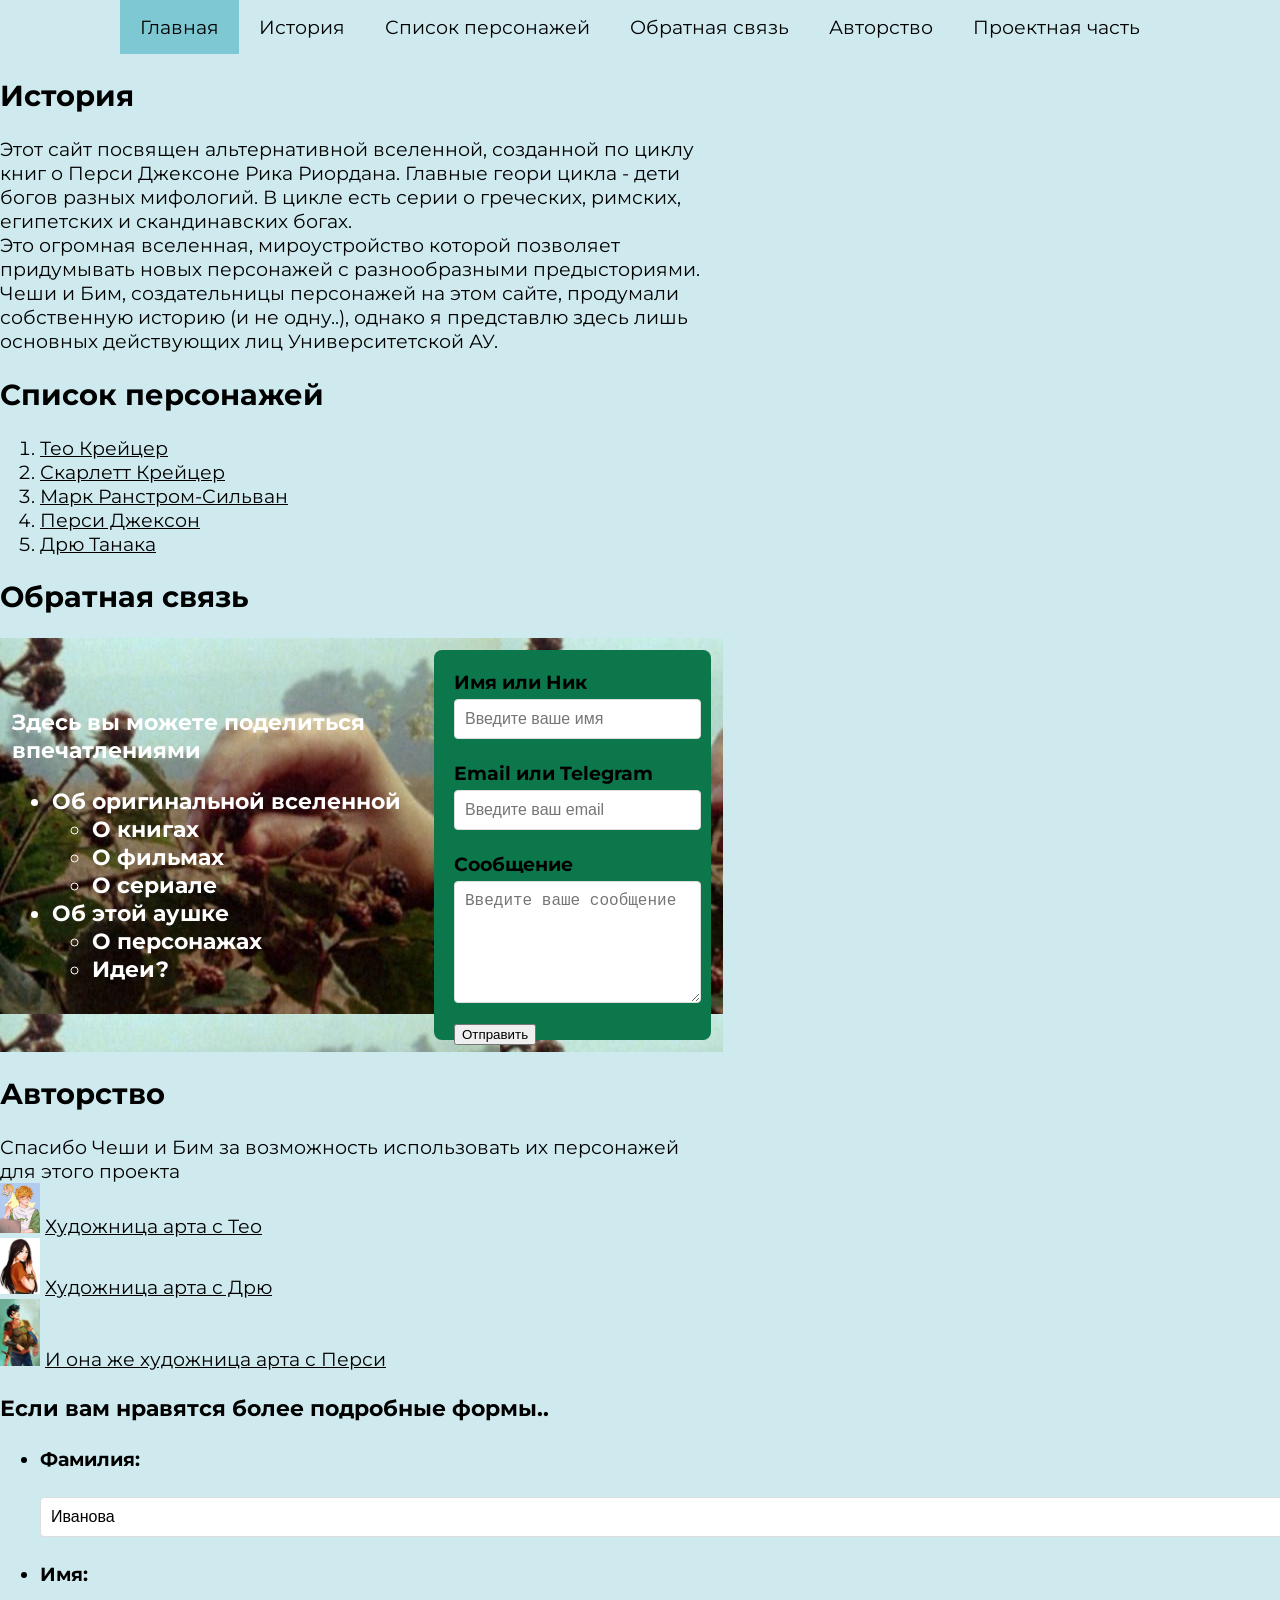
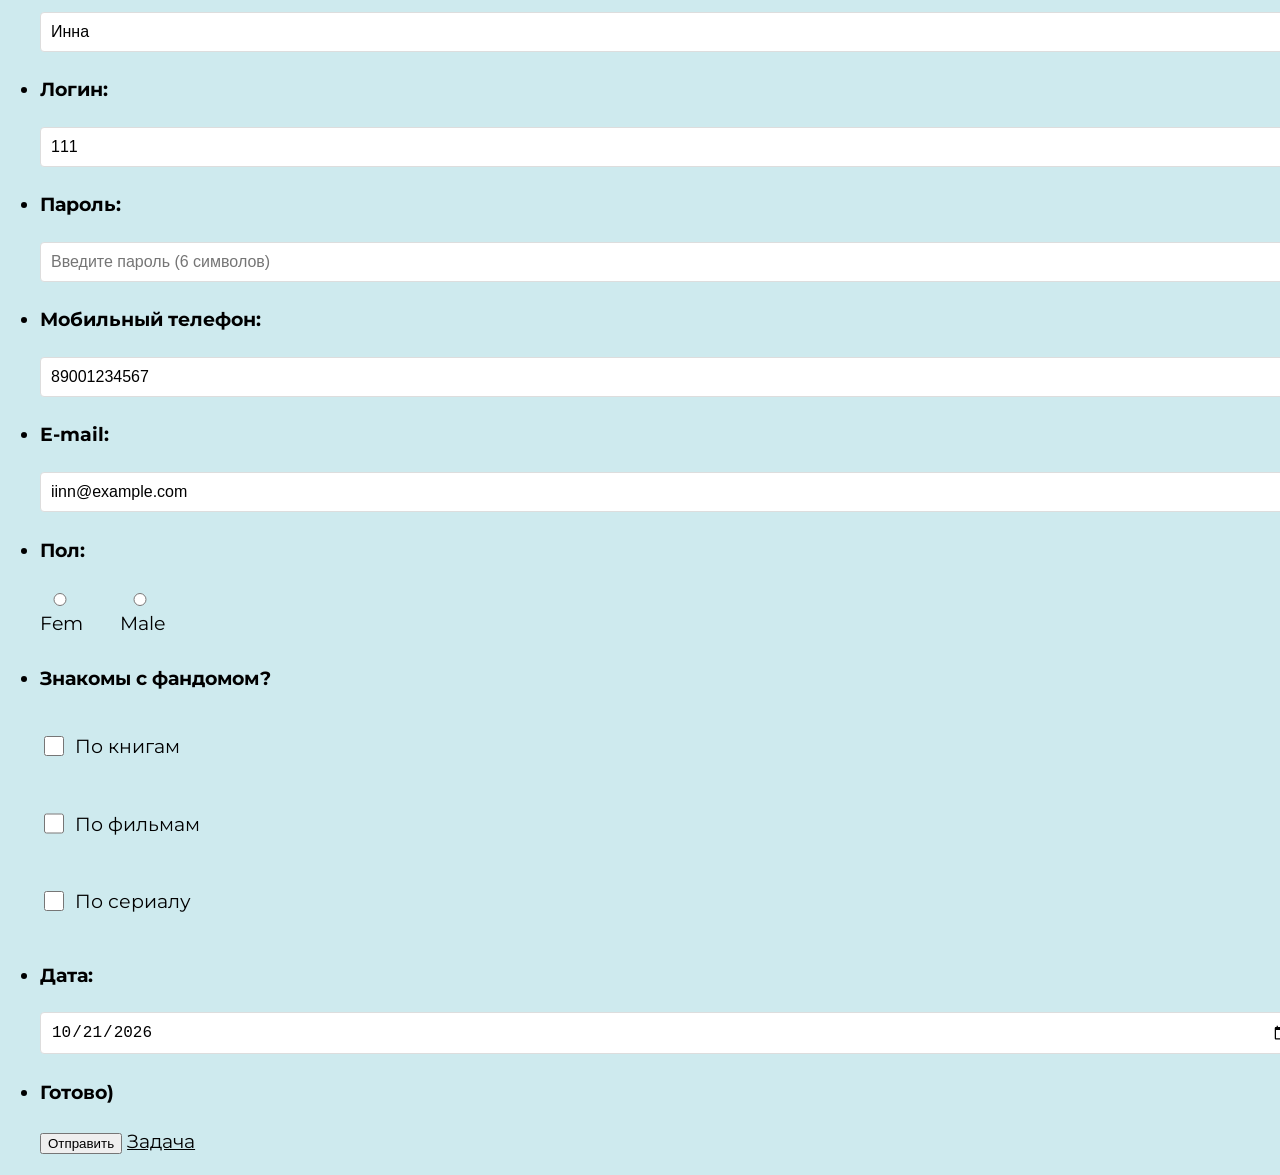
<file: index.html>
<!DOCTYPE html>
<html lang="ru">
<head>
    <meta charset="UTF-8">
    <title>They're studing (but first of all how to live)</title>
    <link rel="preconnect" href="https://fonts.googleapis.com">
    <link rel="preconnect" href="https://fonts.gstatic.com" crossorigin>
    <link href="https://fonts.googleapis.com/css2?family=Montserrat:ital,wght@0,100..900;1,100..900&display=swap" rel="stylesheet">
    <link rel="stylesheet" href="styles.css">
    <style type="text/css">
        .active{
            background-color: #7ec8d3;
        }
        .intro{
            width: 700px;
        }
        td{
            padding: 10px;
        }
        .checkbox-item{
            display: flex;
            gap: 8px;
            cursor: pointer; /*клик по всей строке*/
        }
        .checkbox-list{
            display: flex;
            flex-direction: column;
            gap: 10px;
        }
        .checkbox-item input[type="checkbox"]{
            width: 20px;
        }
        .radio-item{
            width: 30px;
        }
        .radio-list{
            display: flex;
            flex-direction: row;
            gap: 50px;
        }
    </style>
</head>

<body>
<!--menu-->
<nav class="nav">
    <ul>
    <li><a href="index.html" class="active">Главная</a></li>
    <li><a href="index.html#story">История</a></li>
    <li><a href="index.html#list">Список персонажей</a></li>
    <li><a href="index.html#merch">Обратная связь</a></li>
    <li><a href="index.html#contacts">Авторство</a></li>
    <li><a href="index.html#project">Проектная часть</a></li>
    </ul>
</nav>
<!--intro-->
<h2  id="story">История</h2>
<div class="intro">
    <p>
    Этот сайт посвящен альтернативной вселенной, созданной по циклу книг 
    о Перси Джексоне Рика Риордана. Главные геори цикла - дети богов разных мифологий.
    В цикле есть серии о греческих, римских, египетских и скандинавских богах.<br>
    Это огромная вселенная, мироустройство которой позволяет придумывать новых
    персонажей с разнообразными предысториями.<br>
    Чеши и Бим, создательницы персонажей на этом сайте, продумали собственную 
    историю (и не одну..), однако я представлю здесь лишь основных действующих лиц Университетской АУ.
    </p>
</div>
<!--list-->
<h2  id="list">Список персонажей</h2>
<ol>
    <a href="theo/theo.html"><li>Тео Крейцер</li></a>
    <a href="scar/scar.html"><li>Скарлетт Крейцер</li></a>
    <a href="mark/mark.html"><li>Марк Ранстром-Сильван</li></a>
    <a href="percy/percy.html"><li>Перси Джексон</li></a>
    <a href="drew/drew.html"><li>Дрю Танака</li></a>
</ol>

<!--Обратная связь-->
<h2 id="merch">Обратная связь</h2>
<table background="fon.jpg">
    <tr>
        <td width="400">
            <h3 style="color: white">Здесь вы можете поделиться впечатлениями
                <ul>
                    <li>Об оригинальной вселенной</li>
                        <ul>
                            <li>О книгах</li>
                            <li>О фильмах</li>
                            <li>О сериале</li>
                        </ul>
                    <li>Об этой аушке</li>
                    <ul>
                        <li>О персонажах</li>
                        <li>Идеи?</li>
                    </ul>
                </ul>
            </h3>
        </td>
        <td>
            <form action="https://www.bing.com/search?" class="contact-form">
            <div class="checkbox-list">
                <div class="form-group">
                <label for="name">Имя или Ник</label>
                <input type="text" id="name" name="name" placeholder="Введите ваше имя">
            </div>
            <div class="form-group">
                <label for="email">Email или Telegram</label>
                <input type="email" id="email" name="email" placeholder="Введите ваш email">
            </div>
            <div class="form-group">
                <label for="message">Сообщение</label>
                <textarea id="message" name="message" placeholder="Введите ваше сообщение"></textarea>
            </div>
            </div>

            <button type="submit" class="btn primary">Отправить</button>
            </form>
        </td>
    </tr>
</table>
<!--contacts-->
<h2 id="contacts">Авторство</h2>
<div class="intro">
<p>Спасибо Чеши и Бим за возможность использовать их персонажей для этого проекта<br></p>
<p><a href="theo/theo.jpg" target="_blank"><img src="theo/theo.jpg" width="40"></a> <a href="https://t.me/bealibixi">Художница арта с Тео</a></p><br>
<p><a href="drew/drew.jpg" target="_blank"><img src="drew/drew.jpg" width="40"></a> <a href="https://x.com/viria13">Художница арта с Дрю</a></p><br>
<p><a href="percy/percy.jpg" target="_blank"><img src="percy/percy.jpg" width="40"></a> <a href="https://x.com/viria13">И она же художница арта с Перси</a></p>
</div>

<!--Техническая часть-->
<h3 id="project">Если вам нравятся более подробные формы..</h3>
 <form action="https://www.bing.com/search?" id="UserEnter" name="UserEnter" target="_blank" method="post">
        <ul class="form-list">
            <input type="hidden" name="form-id" value="registration-form">
            <li><h4>Фамилия: </h4><input id="lastname" name="lastname" type="text" value="Иванова"></li>
            <li><h4>Имя: </h4><input id="firstname" name="firstname" type="text" value="Инна"></li>
            <li><h4>Логин: </h4><input id="log" name="group" type="text" value="111"></li>
            <li><h4>Пароль: </h4><input id="password" name="password" type="password" placeholder="Введите пароль (6 символов)" minlength="6"></li>
            <li><h4>Мобильный телефон: </h4><input id="phone" name="phone" type="number" value="89001234567"></li>
            <li><h4>E-mail: </h4><input id="email" name="email" type="email" value="iinn@example.com"></li>
            <li><h4>Пол:</h4>
                <div class="radio-list">
                    <label class="radio-item">
                        <input type="radio" name="sex" value="fem">
                        <p><span>Fem</span></p>
                    </label> 
                    <label class="radio-item">
                        <input type="radio" name="sex" value="male">
                        <p><span>Male</span></p>
                    </label> 
                </div>
            </li>
            <li><h4>Знакомы с фандомом?</h4>
            <div class="checkbox-list">
                <label class="checkbox-item">
                    <input type="checkbox" name="book"> 
                    <p><span>По книгам</span></p>
                </label>
                <label class="checkbox-item">
                    <input type="checkbox" name="film"> 
                    <p><span>По фильмам</span></p>
                </label>
                <label class="checkbox-item">
                    <input type="checkbox" name="show"> 
                    <p><span>По сериалу</span></p>
                </label>
            </div>
            </li>
            <li><h4>Дата: </h4><input id="date" name="date" type="date" value="2026-10-21"></li>
            <li><h4>Готово)</h4></li>
            <button type="submit" class="btn primary">Отправить</button>
            <a href="abc/abc.html">Задача</a>
        </ul>
    </form>
    
</body>
</file>
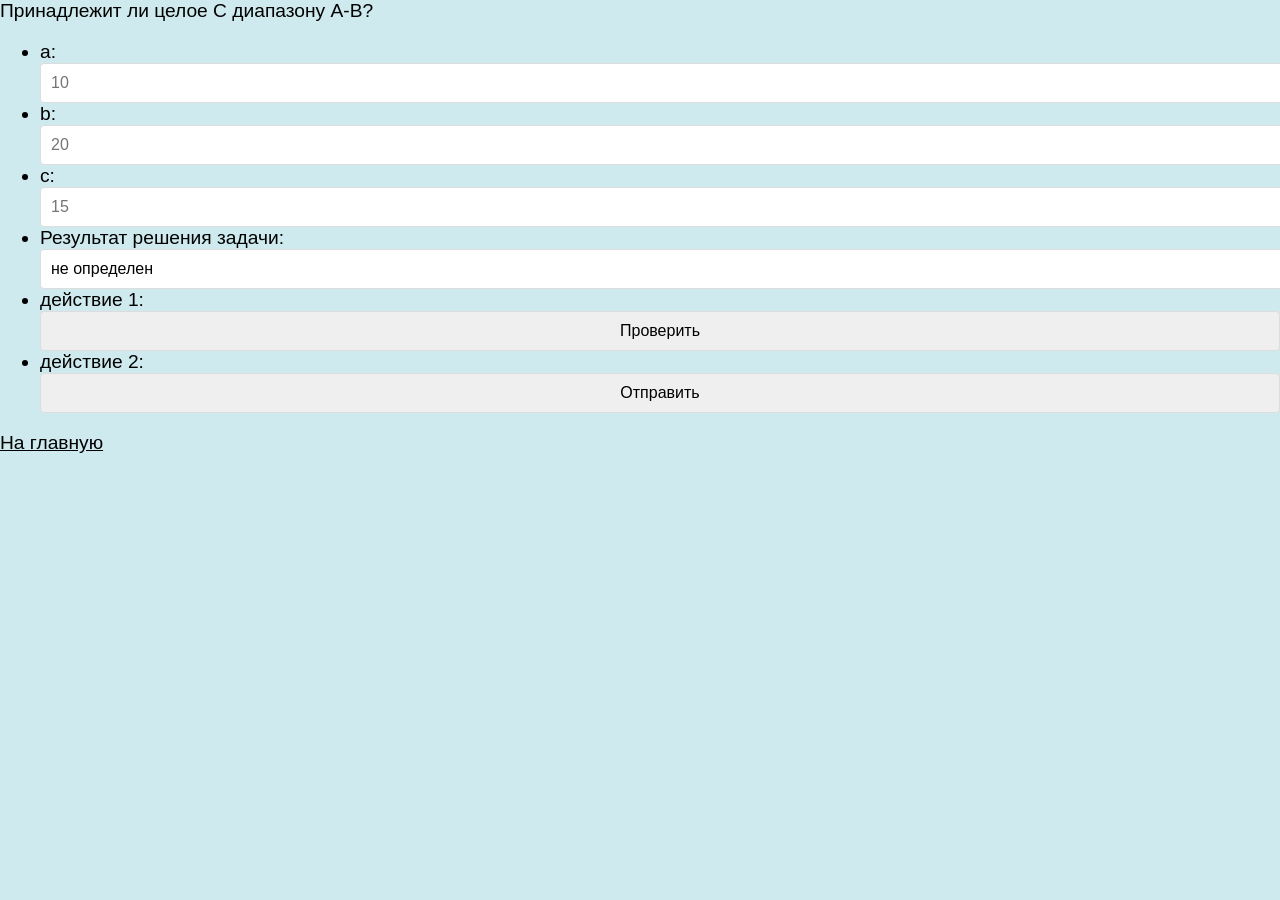
<file: abc/abc.html>
<!DOCTYPE html>
<html lang="ru">
<head>
    <meta charset="UTF-8">
    <title>Решение алгоритмической задачи</title>

    <link rel="stylesheet" href="../styles.css">
    
</head>

<body>
    <p>Принадлежит ли целое С диапазону A-B?</p>
    <form action="https://www.bing.com/search?" id="UserEnter" name="UserEnter" target="_blank">
        <ul>
            <li>a: <input id="a" name="a"  type="number" placeholder="10"></li>
            <li>b: <input id="b"  name="b" type="number" placeholder="20"></li>
            <li>c: <input id="c"  name="c" type="number" placeholder="15"></li>
            <li>Результат решения задачи: <input id="result" name="result" value="не определен"></li>
            <li>действие 1: <input id="verify" type="button" value="Проверить" onclick="verify"></li>
            <li>действие 2: <input id="send" type="button" value="Отправить" onclick="send()"></li>
        </ul>
    </form>
    <a href="../index.html">На главную</a>
    <script src="abc.js"></script>
</body>

</html>
</file>
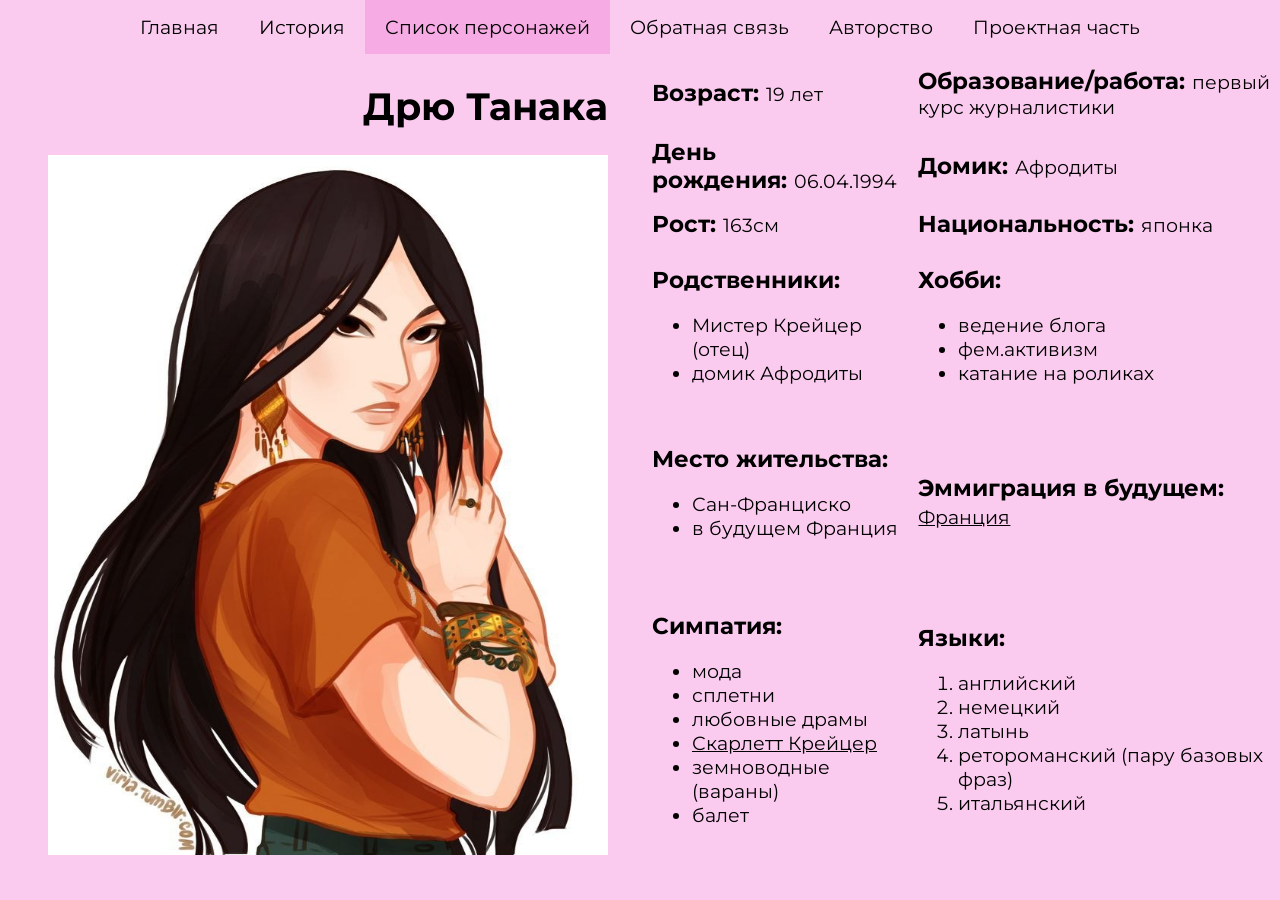
<file: drew/drew.html>
<!DOCTYPE html>
<html lang="ru">
<head>
    <meta charset="UTF-8">
    <title>Дрю Танака</title>

    <link rel="preconnect" href="https://fonts.googleapis.com">
    <link rel="preconnect" href="https://fonts.gstatic.com" crossorigin>
    <link href="https://fonts.googleapis.com/css2?family=Montserrat:ital,wght@0,100..900;1,100..900&display=swap" rel="stylesheet">
    <link rel="stylesheet" href="../styles.css">
    
    <style type="text/css">
        .theo{
          margin-left: 5px;
          margin-top: 5px;
        }
        body{
            margin: 0;
            background-color: #fbcbef;
        }
        .nav a:hover, .main-nav a.active {
            background-color: #f7abe4
        }
        .active{
            background-color: #f7abe4;
        }
    </style>
</head>

<body>
    <!--menu-->
    <nav class="nav">
        <ul>
        <li><a href="../index.html">Главная</a></li>
        <li><a href="../index.html#story">История</a></li>
        <li><a href="../index.html#list" class="active">Список персонажей</a></li>
        <li><a href="../index.html#merch">Обратная связь</a></li>
        <li><a href="../index.html#contacts">Авторство</a></li>
        <li><a href="../index.html#project">Проектная часть</a></li>
        </ul>
    </nav>

    <table>
    <tr align="right" valign="top">
        <td rowspan="13">
            <figure>
                <div class="theo">
                <figcaption><h1>Дрю Танака</h1></figcaption>
                <img src="drew.jpg" height="700" width="560">
                </div>
            </figure>
        </td>
    </tr>

    <tr>
        <td>
           <p class="text">Возраст:&nbsp;</p><p>19 лет</p>
        </td>
        <td>
            <p class="text">Образование/работа:&nbsp;</p><p>первый курс журналистики</p>
        </td>
    </tr>

    <tr>
        <td>
            <p class="text">День рождения:&nbsp;</p><p>06.04.1994</p>
        </td>
        <td>
            <p class="text">Домик:&nbsp;</p><p>Афродиты</p>
        </td>
    </tr>

    <tr>
        <td>
            <p class="text">Рост:&nbsp;</p><p>163см</p>
        </td>
        <td>
            <p class="text">Hациональность:&nbsp;</p><p>японка</p>
        </td>
    </tr>

    <tr>
        <td>
            <p class="text">Родственники:<br></p>
                <p><ul>
                    <li>Мистер Крейцер (отец)</li>
                    <li>домик Афродиты</li>
                </ul></p>
        </td>
        <td>
            <p class="text">Хобби:<br></p>
                <p><ul>
                    <li>ведение блога</li>
                    <li>фем.активизм</li>
                    <li>катание на роликах</li>
                </ul></p>
        </td>
    </tr>
    <tr>
        <td>
            <p class="text">Место жительства:&nbsp;</p>
            <p><ul>
                <li>Сан-Франциско</li>
                <li>в будущем Франция</li>
            </ul></p>
        </td>
        <td>
            <p class="text">Эммиграция в будущем:<br></p><p><a href="https://ru.wikipedia.org/wiki/%D0%A4%D1%80%D0%B0%D0%BD%D1%86%D0%B8%D1%8F", target="_blank">Франция</a></p>
        </td>
    </tr>

    <tr>
        <td>
            <p class="text">Симпатия:<br></p>
            <p><ul>
                <li>мода</li>
                <li>сплетни</li>
                <li>любовные драмы</li>
                <li><a href="../scar/scar.html">Скарлетт Крейцер</a></li>
                <li>земноводные (вараны)</li>
                <li>балет</li>
            </ul>
            </p>
        </td>
        <td>
            <p class="text">Языки: </p>
            <p><ol>
                <li>английский</li>
                <li>немецкий</li> 
                <li>латынь</li>
                <li>ретороманский (пару базовых фраз)</li>
                <li>итальянский</li>
            </ol></p>
        </td>
    </tr>
    </table>

</body>
</file>
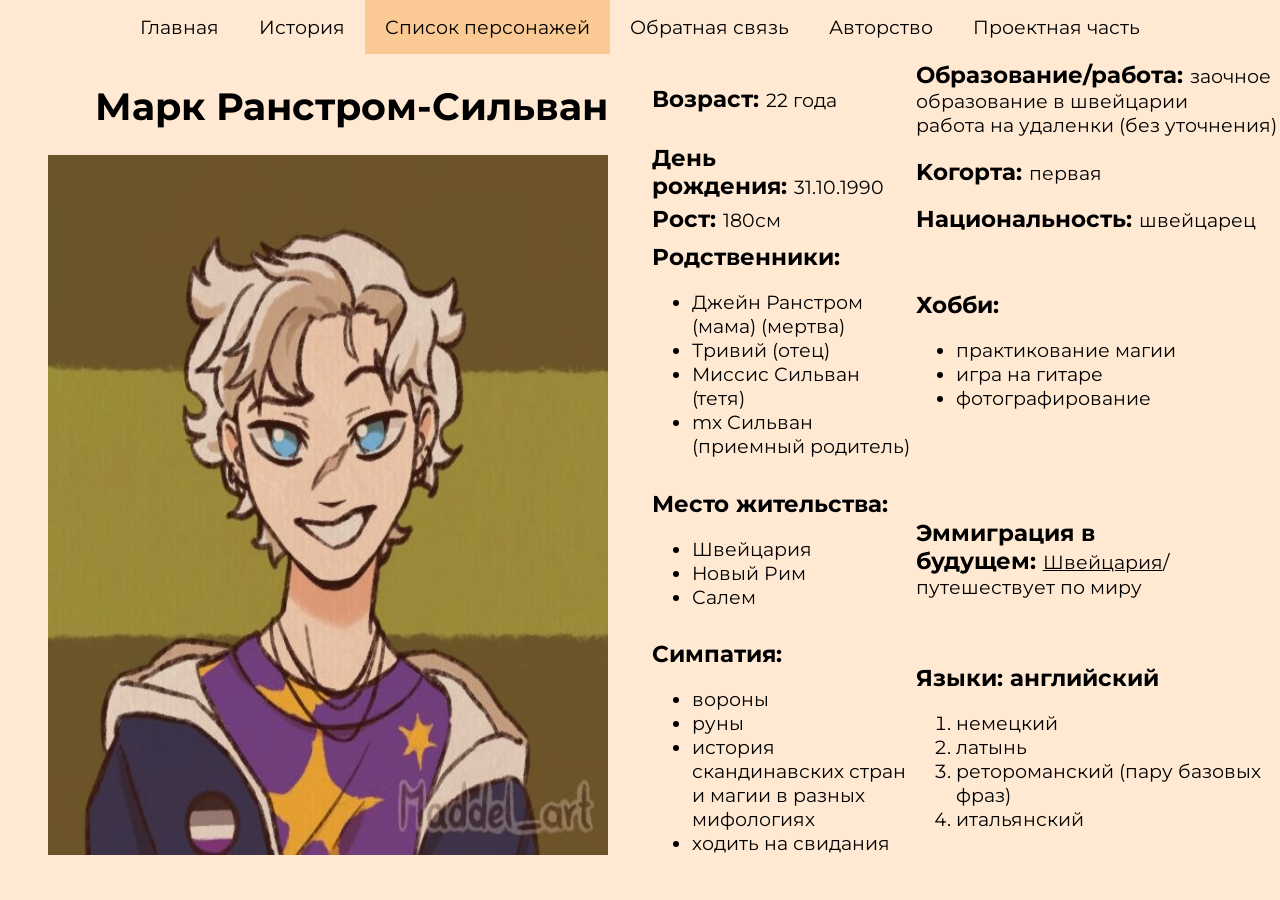
<file: mark/mark.html>
<!DOCTYPE html>
<html lang="ru">
<head>
    <meta charset="UTF-8">
    <title>Марк Ранстром-Сильван</title>

    <link rel="preconnect" href="https://fonts.googleapis.com">
    <link rel="preconnect" href="https://fonts.gstatic.com" crossorigin>
    <link href="https://fonts.googleapis.com/css2?family=Montserrat:ital,wght@0,100..900;1,100..900&display=swap" rel="stylesheet">
    <link rel="stylesheet" href="../styles.css">
    
    <style type="text/css">
        .theo{
          margin-left: 5px;
          margin-top: 5px;
        }
        body{
            margin: 0;
            background-color: #ffe9d2;
        }
        .nav a:hover, .main-nav a.active {
            background-color: #fbc993
        }
        .active{
            background-color: #fbc993;
        }
    </style>
</head>

<body>
    <!--menu-->
    <nav class="nav">
        <ul>
        <li><a href="../index.html">Главная</a></li>
        <li><a href="../index.html#story">История</a></li>
        <li><a href="../index.html#list" class="active">Список персонажей</a></li>
        <li><a href="../index.html#merch">Обратная связь</a></li>
        <li><a href="../index.html#contacts">Авторство</a></li>
        <li><a href="../index.html#project">Проектная часть</a></li>
        </ul>
    </nav>

    <table>
    <tr align="right" valign="top">
        <td rowspan="13">
            <figure>
                <div class="theo">
                <figcaption><h1>Марк Ранстром-Сильван</h1></figcaption>
                <img src="mark.jpg" height="700" width="560">
                </div>
            </figure>
        </td>
    </tr>

    <tr>
        <td>
           <p class="text">Возраст:&nbsp;</p><p>22 года</p>
        </td>
        <td>
            <p class="text">Образование/работа:&nbsp;</p><p>заочное образование в швейцарии <br>работа на удаленки (без уточнения) </p>
        </td>
    </tr>

    <tr>
        <td>
            <p class="text">День рождения:&nbsp;</p><p>31.10.1990</p>
        </td>
        <td>
            <p class="text">Kогорта:&nbsp;</p><p>первая</p>
        </td>
    </tr>

    <tr>
        <td>
            <p class="text">Рост:&nbsp;</p><p>180см</p>
        </td>
        <td>
            <p class="text">Hациональность:&nbsp;</p><p>швейцарец</p>
        </td>
    </tr>

    <tr>
        <td>
            <p class="text">Родственники:<br></p>
                <p><ul>
                    <li>Джейн Ранстром (мама) (мертва)</li>
                    <li>Тривий (отец)</li>
                    <li>Миссис Сильван (тетя)</li>
                    <li>mx Сильван (приемный родитель)</li>
                </ul></p>
        </td>
        <td>
            <p class="text">Хобби:<br></p>
                <p><ul>
                    <li>практикование магии</li>
                    <li>игра на гитаре</li>
                    <li>фотографирование</li>
                </ul></p>
        </td>
    </tr>
    <tr>
        <td>
            <p class="text">Место жительства:&nbsp;</p>
            <p><ul>
                <li>Швейцария</li>
                <li>Hовый Pим</li>
                <li>Салем</li>
            </ul></p>
        </td>
        <td>
            <p class="text">Эммиграция в будущем:&nbsp;</p><p><a href="https://ru.wikipedia.org/wiki/%D0%A8%D0%B2%D0%B5%D0%B9%D1%86%D0%B0%D1%80%D0%B8%D1%8F", target="_blank">Швейцария</a>/путешествует по миру</p>
        </td>
    </tr>

    <tr>
        <td>
            <p class="text">Симпатия:<br></p>
            <p><ul>
                <li>вороны</li>
                <li>руны</li>
                <li>история скандинавских стран и магии в разных мифологиях</li>
                <li>ходить на свидания</li>
            </ul>
            </p>
        </td>
        <td>
            <p class="text">Языки: английский</p>
            <p><ol>
                <li>немецкий</li> 
                <li>латынь</li>
                <li>ретороманский (пару базовых фраз)</li>
                <li>итальянский</li>
            </ol></p>
        </td>
    </tr>
    </table>

</body>
</file>
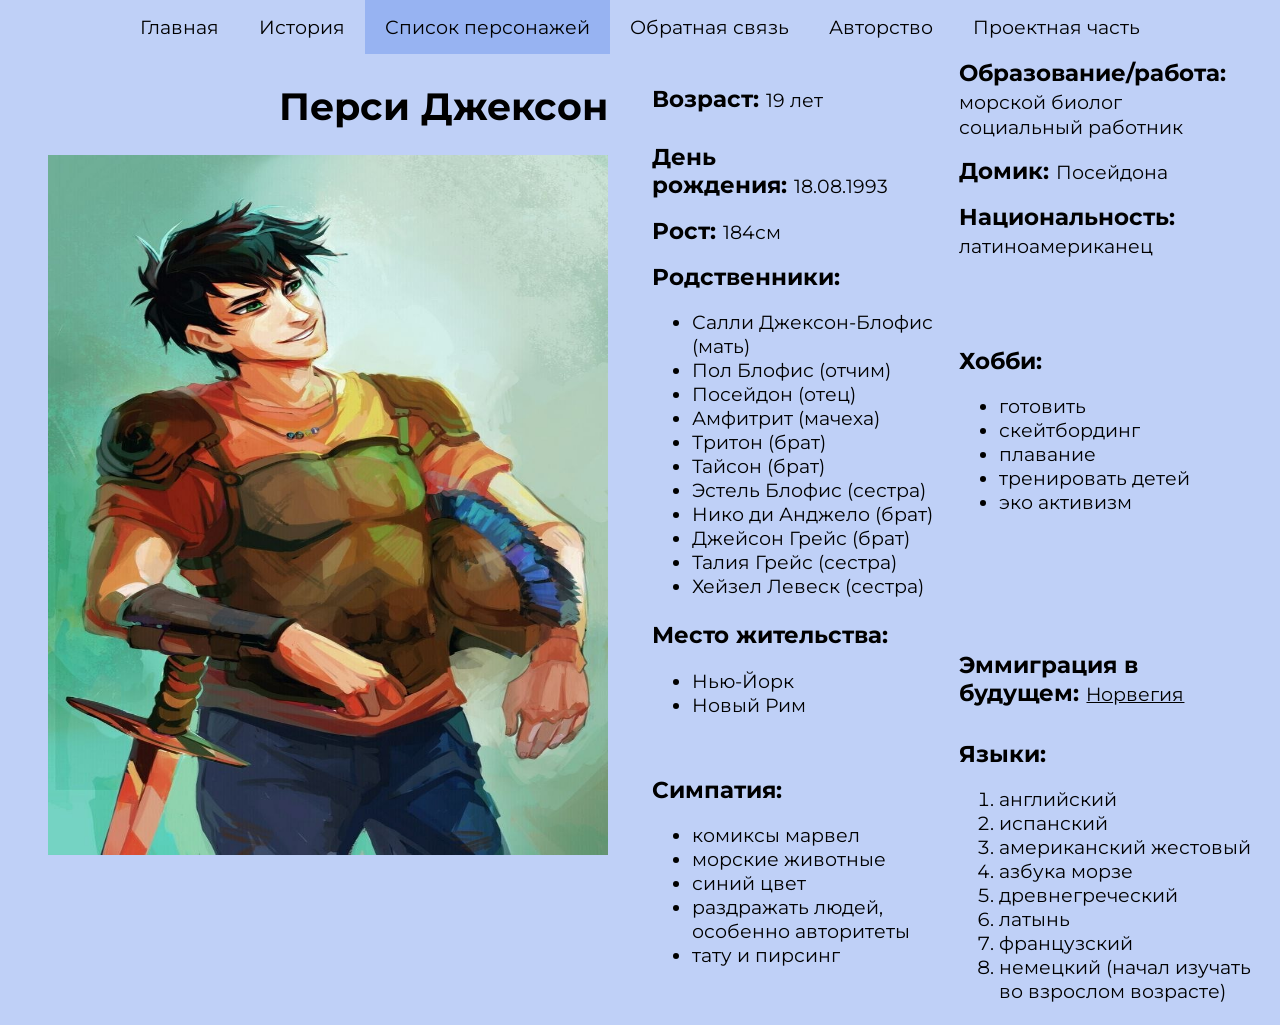
<file: percy/percy.html>
<!DOCTYPE html>
<html lang="ru">
<head>
    <meta charset="UTF-8">
    <title>Перси Джексон</title>

    <link rel="preconnect" href="https://fonts.googleapis.com">
    <link rel="preconnect" href="https://fonts.gstatic.com" crossorigin>
    <link href="https://fonts.googleapis.com/css2?family=Montserrat:ital,wght@0,100..900;1,100..900&display=swap" rel="stylesheet">
    <link rel="stylesheet" href="../styles.css">
    
    <style type="text/css">
        .theo{
          margin-left: 5px;
          margin-top: 5px;
        }
        body{
            margin: 0;
            background-color: #bfd0f7;
        }
        .nav a:hover, .main-nav a.active {
            background-color: #97b3f2
        }
        .active{
            background-color: #97b3f2;
        }
    </style>
</head>

<body>
    <!--menu-->
    <nav class="nav">
        <ul>
        <li><a href="../index.html">Главная</a></li>
        <li><a href="../index.html#story">История</a></li>
        <li><a href="../index.html#list" class="active">Список персонажей</a></li>
        <li><a href="../index.html#merch">Обратная связь</a></li>
        <li><a href="../index.html#contacts">Авторство</a></li>
        <li><a href="../index.html#project">Проектная часть</a></li>
        </ul>
    </nav>

    <table>
    <tr align="right" valign="top">
        <td rowspan="13">
            <figure>
                <div class="theo">
                <figcaption><h1>Перси Джексон</h1></figcaption>
                <img src="percy.jpg" height="700" width="560">
                </div>
            </figure>
        </td>
    </tr>

    <tr>
        <td>
           <p class="text">Возраст:&nbsp;</p><p>19 лет</p>
        </td>
        <td>
            <p class="text">Образование/работа:<br></p><p>морской биолог<br>социальный работник</p>
        </td>
    </tr>

    <tr>
        <td>
            <p class="text">День рождения:&nbsp;</p><p>18.08.1993</p>
        </td>
        <td>
            <p class="text">Домик:&nbsp;</p><p>Посейдона</p>
        </td>
    </tr>

    <tr>
        <td>
            <p class="text">Рост:&nbsp;</p><p>184см</p>
        </td>
        <td>
            <p class="text">Hациональность:<br></p><p>латиноамериканец</p>
        </td>
    </tr>

    <tr>
        <td>
            <p class="text">Родственники:<br></p>
                <p><ul>
                    <li>Салли Джексон-Блофис (мать)</li>
                    <li>Пол Блофис (отчим)</li>
                    <li>Посейдон (отец)</li>
                    <li>Амфитрит (мачеха)</li>
                    <li>Тритон (брат)</li>
                    <li>Тайсон (брат)</li>
                    <li>Эстель Блофис (сестра)</li>
                    <li>Нико ди Анджело (брат)</li>
                    <li>Джейсон Грейс (брат)</li>
                    <li>Талия Грейс (сестра)</li>
                    <li>Хейзел Левеск (сестра)</li>
                </ul></p>
        </td>

        <td>
            <p class="text">Хобби:<br></p>
                <p><ul>
                    <li>готовить</li>
                    <li>скейтбординг</li>
                    <li>плавание</li>
                    <li>тренировать детей</li>
                    <li>эко активизм</li>
                </ul></p>
        </td>
    </tr>
    <tr>
        <td>
            <p class="text">Место жительства:<br></p>
            <p><ul>
                <li>Нью-Йорк</li>
                <li>Новый Рим</li>
            </ul></p>
        </td>
        <td>
            <p class="text">Эммиграция в будущем:&nbsp;</p><p><a href="https://ru.wikipedia.org/wiki/%D0%9D%D0%BE%D1%80%D0%B2%D0%B5%D0%B3%D0%B8%D1%8F", target="_blank">Hорвегия</a></p>
        </td>
    </tr>

    <tr>
        <td>
            <p class="text">Симпатия:<br></p>
            <p><ul>
                <li>комиксы марвел</li>
                <li>морские животные</li>
                <li>синий цвет</li>
                <li>раздражать людей, особенно авторитеты</li>
                <li>тату и пирсинг</li>
            </ul>
            </p>
        </td>
        <td>
            <p class="text">Языки: </p>
            <p><ol>
                <li>английский</li>
                <li>испанский</li> 
                <li>американский жестовый</li>
                <li>азбука морзе</li>
                <li>древнегреческий</li>
                <li>латынь</li>
                <li>французский</li>
                <li>немецкий (начал изучать во взрослом возрасте)</li>
            </ol></p>
        </td>
    </tr>
    </table>

</body>
</file>
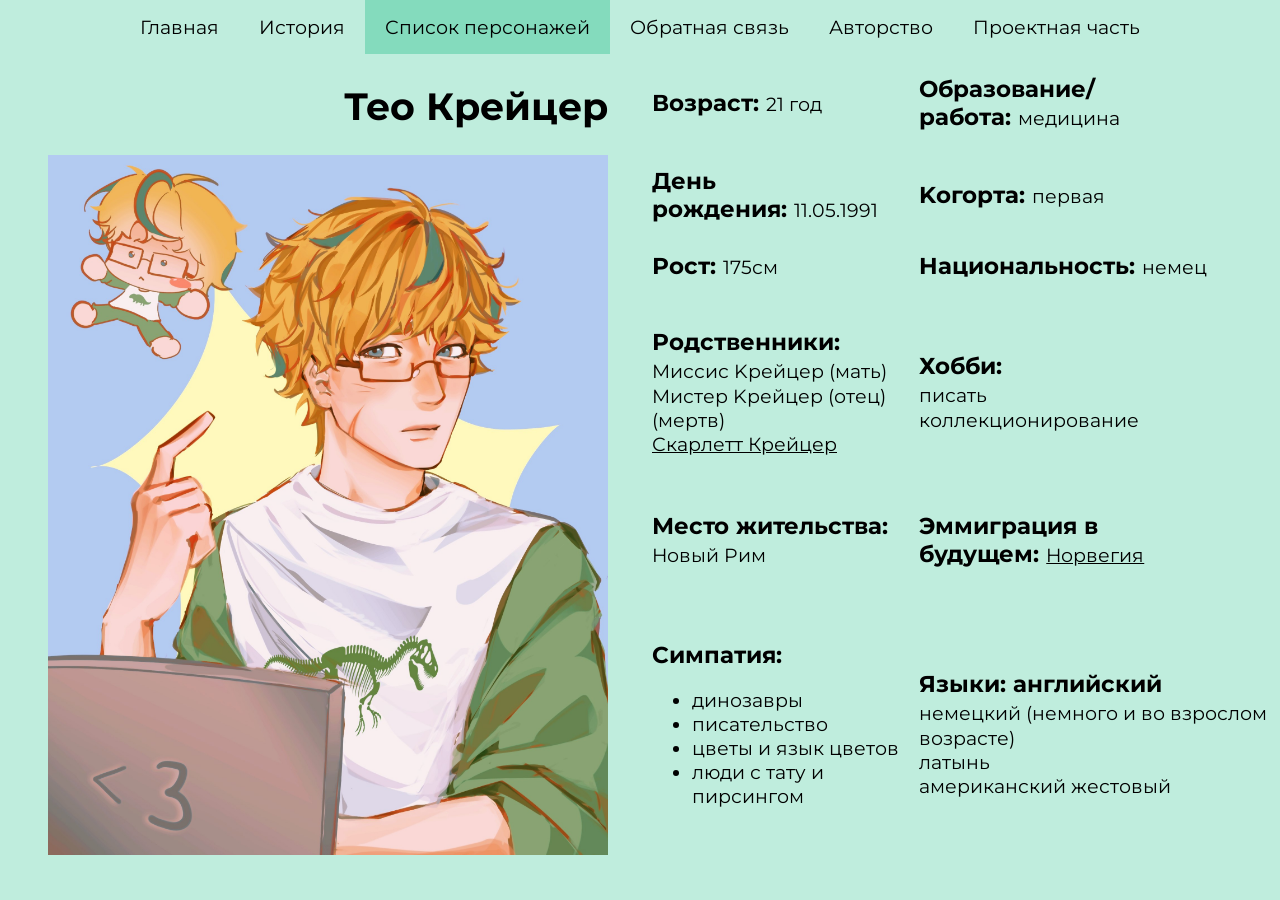
<file: theo/theo.html>
<!DOCTYPE html>
<html lang="ru">
<head>
    <meta charset="UTF-8">
    <title>Тео Крейцер</title>

    <link rel="preconnect" href="https://fonts.googleapis.com">
    <link rel="preconnect" href="https://fonts.gstatic.com" crossorigin>
    <link href="https://fonts.googleapis.com/css2?family=Montserrat:ital,wght@0,100..900;1,100..900&display=swap" rel="stylesheet">
    <link rel="stylesheet" href="../styles.css">
    
    <style type="text/css">
        .theo{
          margin-left: 5px;
          margin-top: 5px;
        }
        body{
            margin: 0;
            background-color: #bfeddd;
        }
        .nav a:hover, .main-nav a.active {
            background-color: #84dbbd
        }
        .active{
            background-color: #84dbbd;
        }
    </style>
</head>

<body>
    <!--menu-->
    <nav class="nav">
        <ul>
        <li><a href="../index.html">Главная</a></li>
        <li><a href="../index.html#story">История</a></li>
        <li><a href="../index.html#list" class="active">Список персонажей</a></li>
        <li><a href="../index.html#merch">Обратная связь</a></li>
        <li><a href="../index.html#contacts">Авторство</a></li>
        <li><a href="../index.html#project">Проектная часть</a></li>
        </ul>
    </nav>

    <table>
    <tr align="right" valign="top">
        <td rowspan="13">
            <figure>
                <div class="theo">
                <figcaption><h1>Тео Крейцер</h1></figcaption>
                <img src="theo.jpg" height="700" width="560">
                </div>
            </figure>
        </td>
    </tr>

    <tr>
        <td>
           <p class="text">Возраст:&nbsp;</p><p>21 год</p>
        </td>
        <td>
            <p class="text">Образование/работа:&nbsp;</p><p>медицина</p>
        </td>
    </tr>

    <tr>
        <td>
            <p class="text">День рождения:&nbsp;</p><p>11.05.1991</p>
        </td>
        <td>
            <p class="text">Kогорта:&nbsp;</p><p>первая</p>
        </td>
    </tr>

    <tr>
        <td>
            <p class="text">Рост:&nbsp;</p><p>175см</p>
        </td>
        <td>
            <p class="text">Hациональность:&nbsp;</p><p>немец</p>
        </td>
    </tr>

    <tr>
        <td>
            <p class="text">Родственники:<br></p>
                <p>Mиссис Kрейцер (мать) <br>
                Mистер Kрейцер (отец) (мертв) <br>
                <a href="../scar/scar.html">Скарлетт Крейцер</a></p>
        </td>
        <td>
            <p class="text">Хобби:<br></p>
                <p>писать<br>
                коллекционирование</p>
        </td>
    </tr>
    <tr>
        <td>
            <p class="text">Место жительства:<br></p><p>Hовый Pим</p>
        </td>
        <td>
            <p class="text">Эммиграция в будущем:&nbsp;</p><p><a href="https://ru.wikipedia.org/wiki/%D0%9D%D0%BE%D1%80%D0%B2%D0%B5%D0%B3%D0%B8%D1%8F", target="_blank">Hорвегия</a></p>
        </td>
    </tr>

    <tr>
        <td>
            <p class="text">Симпатия:<br></p>
            <p><ul>
                <li>динозавры</li>
                <li>писательство</li>
                <li>цветы и язык цветов</li>
                <li>люди с тату и пирсингом</li>
            </ul>
            </p>
        </td>
        <td>
            <p class="text">Языки: английский<br></p>
              <p>немецкий (немного и во взрослом возрасте)<br> 
              латынь<br>
              американский жестовый</p>
        </td>
    </tr>
    </table>

</body>
</file>
<file: styles.css>
body{
    margin: 0;
    background-color: #ceeaee;
    font-family: 'Montserrat', sans-serif;
    font-weight: 400;
    font-size: larger;
    place-items: center;
    }
a{
    color: #000000;
}
a:visited{
    color: #6a3f78;
}
a:active{
    color: #2b6e4b;
}
.text{
    font-weight: 700;
    font-size: larger;
}
p{
    display: inline;
    font-weight: 400;
}
.nav ul {
    list-style-type: none;
    margin: 0;
    padding: 0;
    display: flex;
    justify-content: center; /* Горизонтальное центрирование */
    align-items: center; /* Вертикальное центрирование */
        }
.nav li {
    position: relative;
    } 
        
.nav a {
    color: black;
    text-decoration: none;
    display: block;
    padding: 15px 20px;
    transition: background-color 0.3s;
    }
.nav a:hover, .main-nav a.active {
    background-color: #7ec8d3;
    }
.main-nav a.active::after {
        content: '';
        position: absolute;
        bottom: 0;
        left: 0;
        width: 100%;
        height: 3px;
        background-color: #7ec8d3;
    }
.contact-form {
    max-width: 500px;
    max-height: 350px;
    margin: 0 auto;
    padding: 20px;
    background-color: #0d774c;
    border-radius: 8px;
    }

.form-group {
    margin-bottom: 5%;
    margin-right: 5%;
    }

label {
    display: block;
    margin-bottom: 5px;
    font-weight: bold;
    color: #000000;
    }

input, textarea {
    width: 100%;
    padding: 10px;
    border: 1px solid #dddddd;
    border-radius: 4px;
    font-size: 16px;
    transition: border-color 0.3s;
    }

input:focus, textarea:focus {
    outline: none;
    border-color: #4CAF50;
    box-shadow: 0 0 5px rgba(76, 175, 80, 0.3);
    }

textarea {
    min-height: 100px;
    resize: vertical;
    }
</file>
